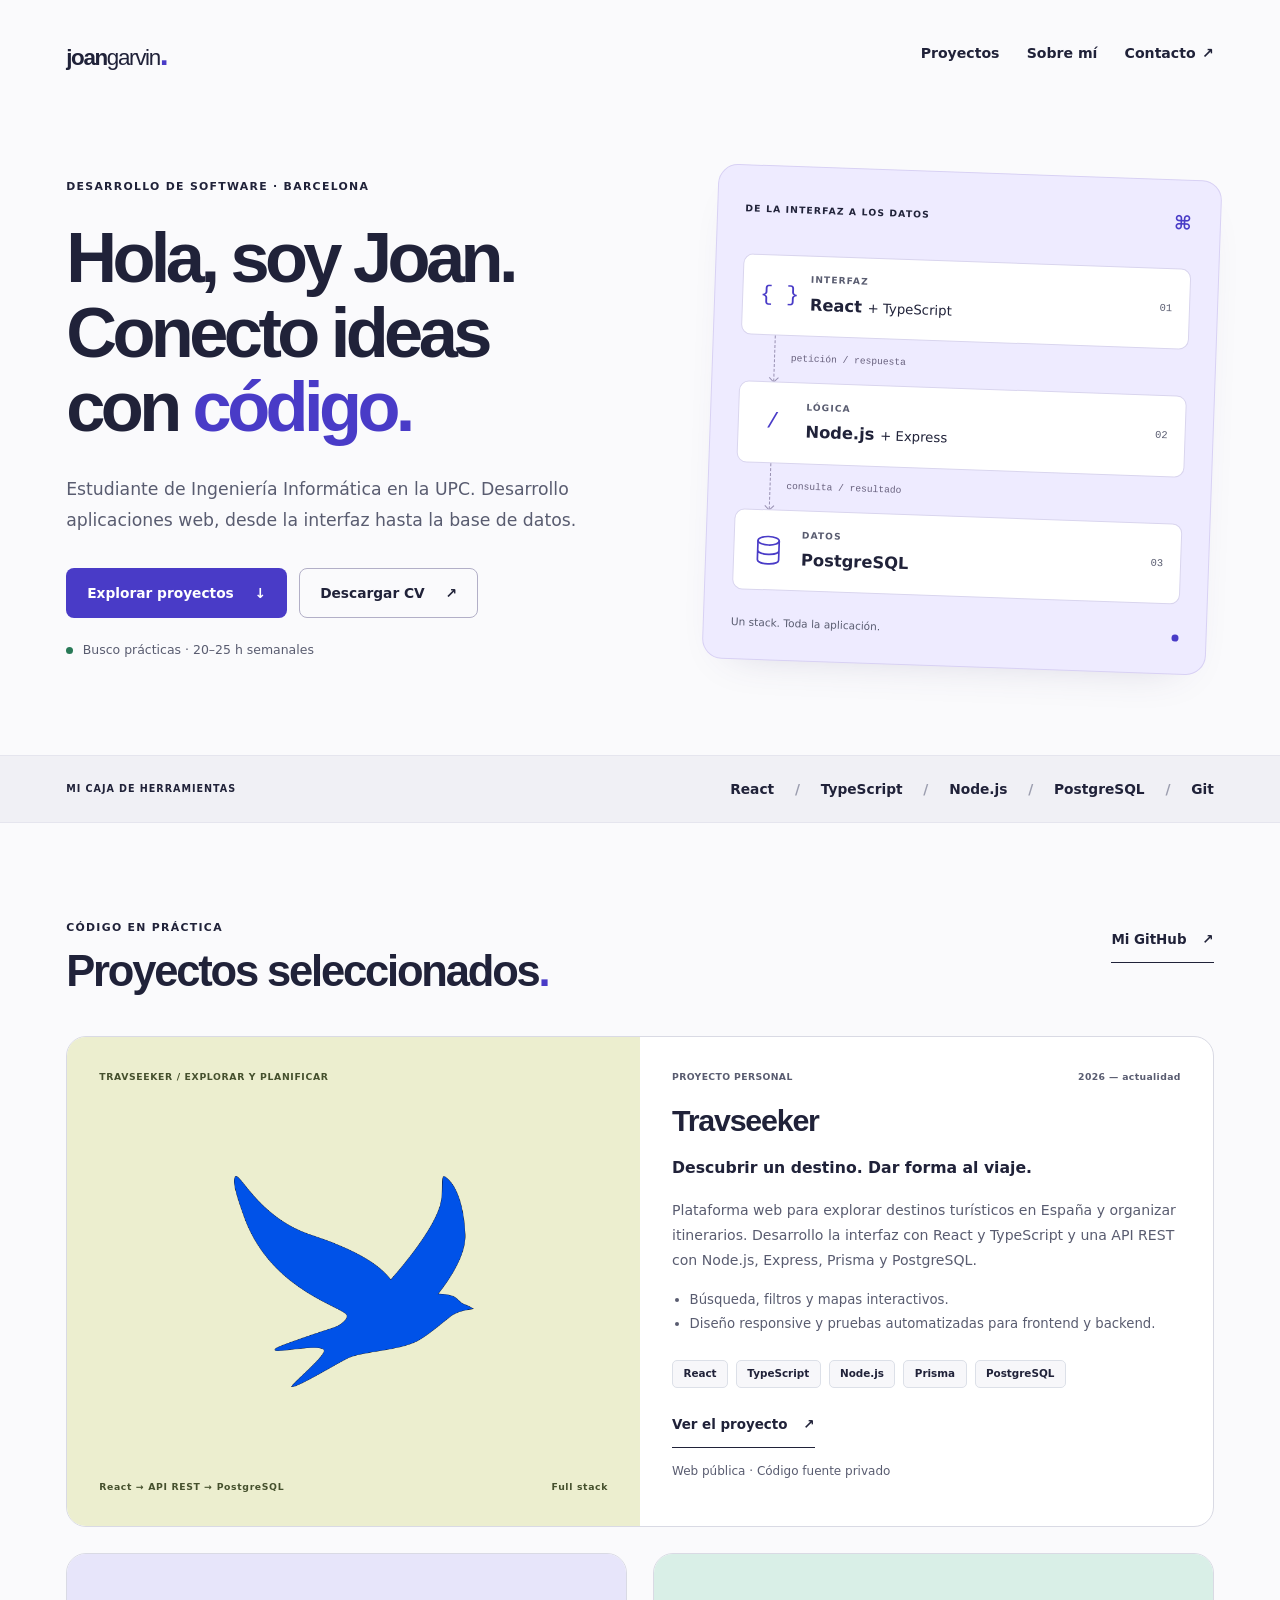
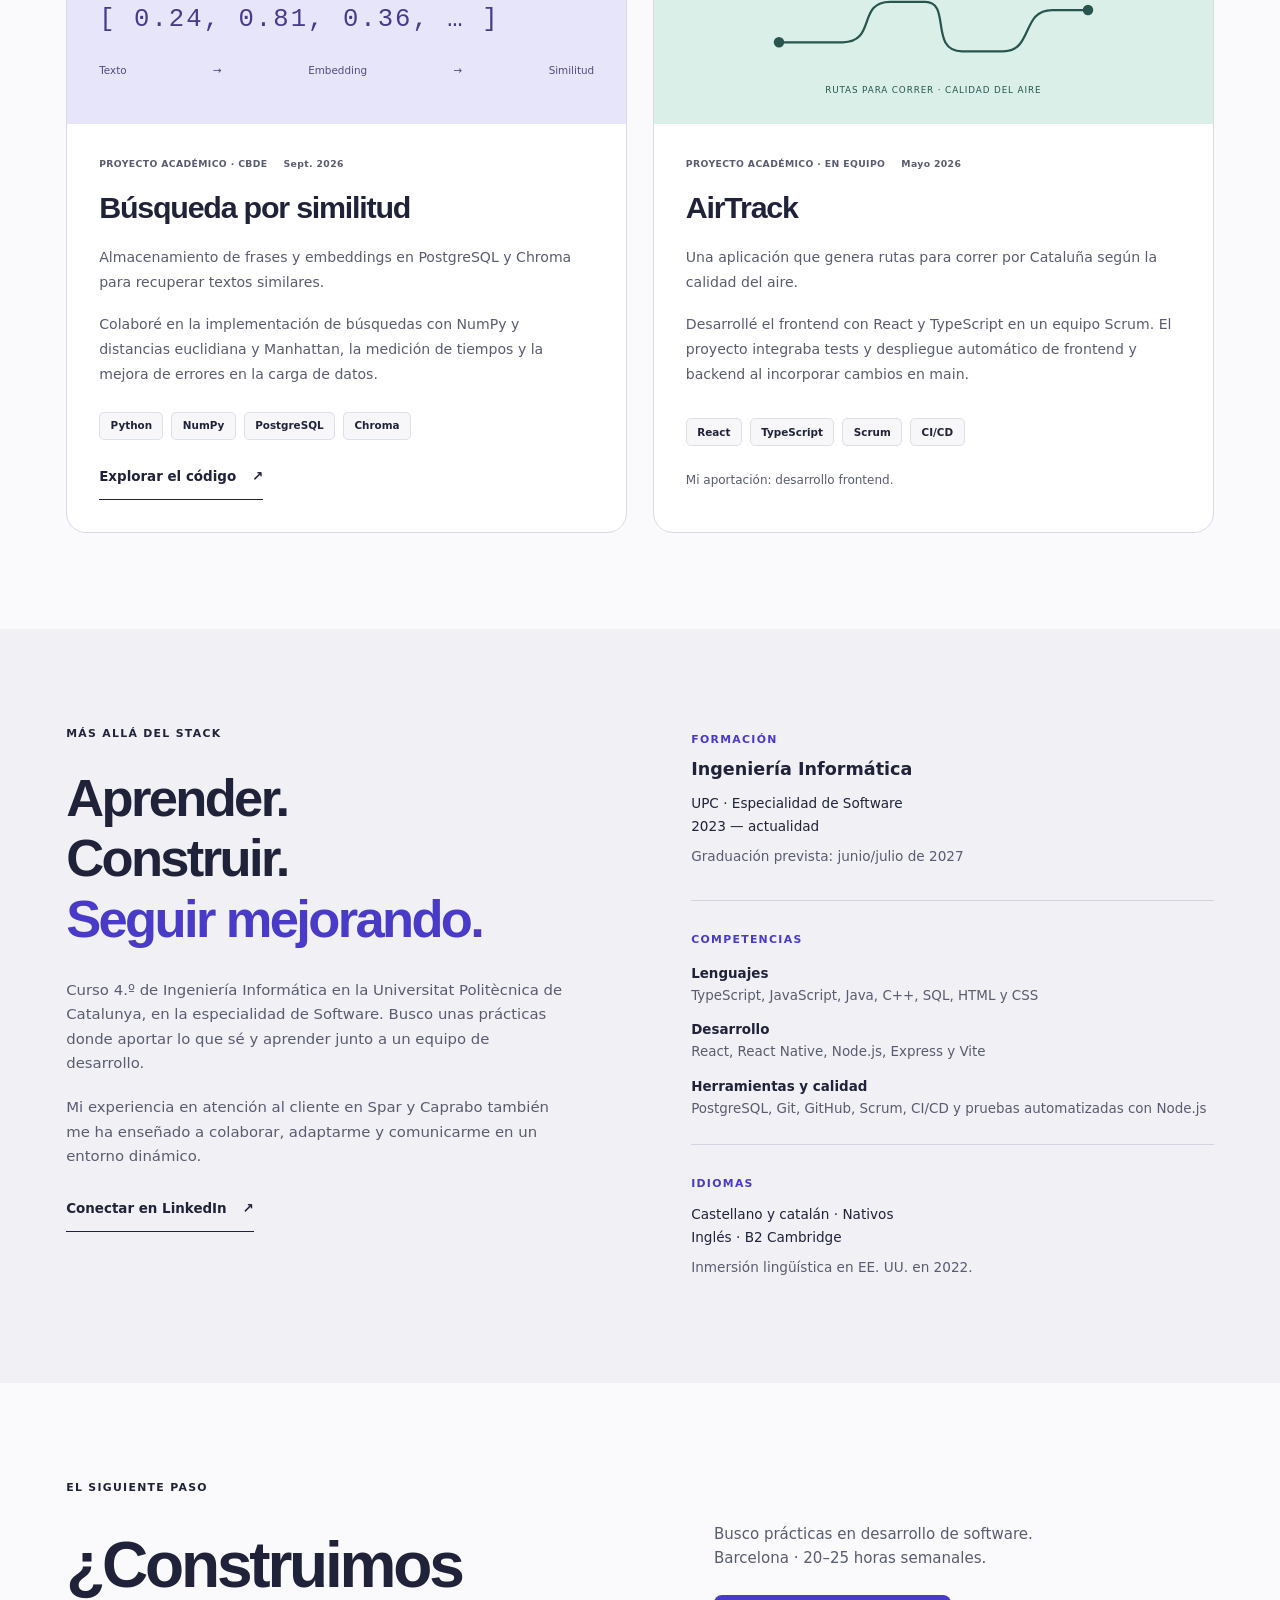
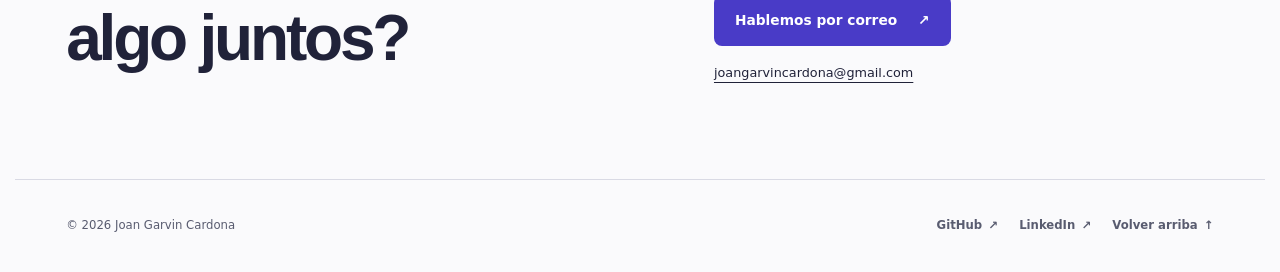
<file: index.html>
<!doctype html>
<html lang="es">
  <head>
    <meta charset="UTF-8" />
    <meta name="viewport" content="width=device-width,initial-scale=1" />
    <meta
      name="description"
      content="Portfolio de Joan Garvin Cardona, estudiante de Ingeniería Informática en la UPC. Proyectos con React, TypeScript, Node.js y PostgreSQL. Prácticas en Barcelona."
    />
    <meta name="theme-color" content="#eeebff" />
    <meta property="og:title" content="Joan Garvin Cardona · Desarrollo de software" />
    <meta
      property="og:description"
      content="De la interfaz a la base de datos. Proyectos, formación y contacto."
    />
    <meta property="og:type" content="website" />
    <meta property="og:url" content="https://joangarvin.github.io/" />
    <title>Joan Garvin Cardona · Desarrollo de software</title>
    <link rel="icon" href="favicon.svg" type="image/svg+xml" />
    <link rel="stylesheet" href="styles.css" />
  </head>
  <body>
    <a class="skip" href="#contenido">Saltar al contenido</a>

    <!-- Site header and navigation -->
    <header class="header wrap">
      <!-- Keep the two name fragments joined in the wordmark. -->
      <!-- prettier-ignore -->
      <a class="wordmark" href="#inicio" aria-label="Joan Garvin, inicio">joan<span>garvin</span><span class="brand-dot">.</span></a>
      <nav aria-label="Principal">
        <a href="#proyectos">Proyectos</a>
        <a href="#sobre-mi">Sobre mí</a>
        <a href="#contacto">
          Contacto
          <span aria-hidden="true">↗</span>
        </a>
      </nav>
    </header>
    <main id="contenido">
      <!-- Introduction and development stack -->
      <section class="hero wrap" id="inicio" aria-labelledby="hero-title">
        <div class="hero-copy">
          <p class="eyebrow">DESARROLLO DE SOFTWARE · BARCELONA</p>
          <h1 id="hero-title">
            Hola, soy Joan.
            <br />
            Conecto ideas
            <br />
            con
            <span>código.</span>
          </h1>
          <p class="intro">
            Estudiante de Ingeniería Informática en la UPC. Desarrollo aplicaciones web, desde la
            interfaz hasta la base de datos.
          </p>
          <div class="actions">
            <a class="button primary" href="#proyectos">
              Explorar proyectos
              <span aria-hidden="true">↓</span>
            </a>
            <a class="button secondary" href="Joan_Garvin_Cardona_CV.pdf" download>
              Descargar CV
              <span aria-hidden="true">↗</span>
            </a>
          </div>
          <p class="availability">
            <span aria-hidden="true"></span>
            Busco prácticas · 20–25 h semanales
          </p>
        </div>
        <div
          class="system"
          aria-label="Mi stack de desarrollo: React y TypeScript en la interfaz, Node.js y Express en la API, PostgreSQL en los datos"
        >
          <div class="system-top">
            <span>DE LA INTERFAZ A LOS DATOS</span>
            <span aria-hidden="true">⌘</span>
          </div>
          <div class="layer layer-front">
            <div class="layer-icon" aria-hidden="true">{ }</div>
            <div>
              <small>INTERFAZ</small>
              <strong>
                React
                <span>+ TypeScript</span>
              </strong>
            </div>
            <span class="layer-index" aria-hidden="true">01</span>
          </div>
          <div class="connector" aria-hidden="true">
            <span></span>
            <small>petición / respuesta</small>
          </div>
          <div class="layer layer-api">
            <div class="layer-icon" aria-hidden="true">/</div>
            <div>
              <small>LÓGICA</small>
              <strong>
                Node.js
                <span>+ Express</span>
              </strong>
            </div>
            <span class="layer-index" aria-hidden="true">02</span>
          </div>
          <div class="connector" aria-hidden="true">
            <span></span>
            <small>consulta / resultado</small>
          </div>
          <div class="layer layer-data">
            <svg
              class="database"
              viewBox="0 0 32 32"
              fill="none"
              stroke="currentColor"
              stroke-width="1.6"
              aria-hidden="true"
            >
              <ellipse cx="16" cy="7" rx="10" ry="4" />
              <path d="M6 7v18c0 5 20 5 20 0V7M6 16c0 5 20 5 20 0" />
            </svg>
            <div>
              <small>DATOS</small>
              <strong>PostgreSQL</strong>
            </div>
            <span class="layer-index" aria-hidden="true">03</span>
          </div>
          <div class="system-bottom">
            <span>Un stack. Toda la aplicación.</span>
            <span class="status-dot" aria-hidden="true"></span>
          </div>
        </div>
      </section>

      <!-- Core technologies -->
      <div class="stack-strip">
        <div class="wrap">
          <span>MI CAJA DE HERRAMIENTAS</span>
          <p>
            React
            <i>/</i>
            TypeScript
            <i>/</i>
            Node.js
            <i>/</i>
            PostgreSQL
            <i>/</i>
            Git
          </p>
        </div>
      </div>

      <!-- Selected projects -->
      <section class="projects wrap section" id="proyectos" aria-labelledby="projects-title">
        <div class="section-heading">
          <div>
            <p class="eyebrow">CÓDIGO EN PRÁCTICA</p>
            <!-- prettier-ignore -->
            <h2 id="projects-title">Proyectos seleccionados<span>.</span></h2>
          </div>
          <a class="text-link" href="https://github.com/joangarvin">
            Mi GitHub
            <span aria-hidden="true">↗</span>
          </a>
        </div>
        <article class="project featured">
          <div class="project-visual travel" aria-label="Travseeker, aplicación web full stack">
            <div class="visual-label">TRAVSEEKER / EXPLORAR Y PLANIFICAR</div>
            <img
              class="project-logo"
              src="assets/travseeker-bird.png"
              alt="Logo de Travseeker: pájaro azul en vuelo"
              width="814"
              height="716"
              loading="lazy"
              decoding="async"
            />
            <div class="visual-footer">
              <span>React → API REST → PostgreSQL</span>
              <span>Full stack</span>
            </div>
          </div>
          <div class="project-content">
            <div class="project-meta">
              <span>PROYECTO PERSONAL</span>
              <span>2026 — actualidad</span>
            </div>
            <h3>Travseeker</h3>
            <p class="project-lead">Descubrir un destino. Dar forma al viaje.</p>
            <p>
              Plataforma web para explorar destinos turísticos en España y organizar itinerarios.
              Desarrollo la interfaz con React y TypeScript y una API REST con Node.js, Express,
              Prisma y PostgreSQL.
            </p>
            <ul class="project-points">
              <li>Búsqueda, filtros y mapas interactivos.</li>
              <li>Diseño responsive y pruebas automatizadas para frontend y backend.</li>
            </ul>
            <ul class="tags" aria-label="Tecnologías de Travseeker">
              <li>React</li>
              <li>TypeScript</li>
              <li>Node.js</li>
              <li>Prisma</li>
              <li>PostgreSQL</li>
            </ul>
            <a class="text-link" href="travseeker.html">
              Ver el proyecto
              <span aria-hidden="true">↗</span>
            </a>
            <p class="project-note">Web pública · Código fuente privado</p>
          </div>
        </article>
        <div class="project-grid">
          <article class="project compact">
            <div class="mini-visual similarity" aria-hidden="true">
              <span class="vector">[ 0.24, 0.81, 0.36, … ]</span>
              <div class="similarity-path">
                <span>Texto</span>
                <span>→</span>
                <span>Embedding</span>
                <span>→</span>
                <span>Similitud</span>
              </div>
            </div>
            <div class="project-content">
              <div class="project-meta">
                <span>PROYECTO ACADÉMICO · CBDE</span>
                <span>Sept. 2026</span>
              </div>
              <h3>Búsqueda por similitud</h3>
              <p>
                Almacenamiento de frases y embeddings en PostgreSQL y Chroma para recuperar textos
                similares.
              </p>
              <p>
                Colaboré en la implementación de búsquedas con NumPy y distancias euclidiana y
                Manhattan, la medición de tiempos y la mejora de errores en la carga de datos.
              </p>
              <ul class="tags" aria-label="Tecnologías de búsqueda por similitud">
                <li>Python</li>
                <li>NumPy</li>
                <li>PostgreSQL</li>
                <li>Chroma</li>
              </ul>
              <a class="text-link" href="https://github.com/joangarvin/CBDE-lab01">
                Explorar el código
                <span aria-hidden="true">↗</span>
              </a>
            </div>
          </article>
          <article class="project compact">
            <div class="mini-visual air" aria-hidden="true">
              <svg viewBox="0 0 460 120" fill="none">
                <path
                  d="M24 83h85c45 0 19-54 63-54h47c35 0 5 66 49 66h55c40 0 24-55 65-55h48"
                  stroke="#28564f"
                  stroke-width="3"
                />
                <circle cx="24" cy="83" r="7" fill="#28564f" />
                <circle cx="436" cy="40" r="7" fill="#28564f" />
              </svg>
              <span>RUTAS PARA CORRER · CALIDAD DEL AIRE</span>
            </div>
            <div class="project-content">
              <div class="project-meta">
                <span>PROYECTO ACADÉMICO · EN EQUIPO</span>
                <span>Mayo 2026</span>
              </div>
              <h3>AirTrack</h3>
              <p>
                Una aplicación que genera rutas para correr por Cataluña según la calidad del aire.
              </p>
              <p>
                Desarrollé el frontend con React y TypeScript en un equipo Scrum. El proyecto
                integraba tests y despliegue automático de frontend y backend al incorporar cambios
                en main.
              </p>
              <ul class="tags" aria-label="Tecnologías de AirTrack">
                <li>React</li>
                <li>TypeScript</li>
                <li>Scrum</li>
                <li>CI/CD</li>
              </ul>
              <p class="project-note">Mi aportación: desarrollo frontend.</p>
            </div>
          </article>
        </div>
      </section>

      <!-- Background, education and skills -->
      <section class="about section" id="sobre-mi" aria-labelledby="about-title">
        <div class="wrap about-grid">
          <div>
            <p class="eyebrow">MÁS ALLÁ DEL STACK</p>
            <h2 id="about-title">
              Aprender.
              <br />
              Construir.
              <br />
              <span>Seguir mejorando.</span>
            </h2>
            <p>
              Curso 4.º de Ingeniería Informática en la Universitat Politècnica de Catalunya, en la
              especialidad de Software. Busco unas prácticas donde aportar lo que sé y aprender
              junto a un equipo de desarrollo.
            </p>
            <p>
              Mi experiencia en atención al cliente en Spar y Caprabo también me ha enseñado a
              colaborar, adaptarme y comunicarme en un entorno dinámico.
            </p>
            <a class="text-link" href="https://www.linkedin.com/in/joangarvincardona/">
              Conectar en LinkedIn
              <span aria-hidden="true">↗</span>
            </a>
          </div>
          <div class="about-details">
            <div class="detail">
              <span class="eyebrow">FORMACIÓN</span>
              <h3>Ingeniería Informática</h3>
              <p>
                UPC · Especialidad de Software
                <br />
                2023 — actualidad
              </p>
              <p class="muted">Graduación prevista: junio/julio de 2027</p>
            </div>
            <div class="detail">
              <span class="eyebrow">COMPETENCIAS</span>
              <dl>
                <dt>Lenguajes</dt>
                <dd>TypeScript, JavaScript, Java, C++, SQL, HTML y CSS</dd>
                <dt>Desarrollo</dt>
                <dd>React, React Native, Node.js, Express y Vite</dd>
                <dt>Herramientas y calidad</dt>
                <dd>PostgreSQL, Git, GitHub, Scrum, CI/CD y pruebas automatizadas con Node.js</dd>
              </dl>
            </div>
            <div class="detail">
              <span class="eyebrow">IDIOMAS</span>
              <p>
                Castellano y catalán · Nativos
                <br />
                Inglés · B2 Cambridge
              </p>
              <p class="muted">Inmersión lingüística en EE. UU. en 2022.</p>
            </div>
          </div>
        </div>
      </section>

      <!-- Professional contact -->
      <section class="contact wrap section" id="contacto" aria-labelledby="contact-title">
        <p class="eyebrow">EL SIGUIENTE PASO</p>
        <div class="contact-row">
          <h2 id="contact-title">
            ¿Construimos
            <br />
            algo juntos?
          </h2>
          <div>
            <p>
              Busco prácticas en desarrollo de software.
              <br />
              Barcelona · 20–25 horas semanales.
            </p>
            <a class="button primary" href="mailto:joangarvincardona@gmail.com">
              Hablemos por correo
              <span aria-hidden="true">↗</span>
            </a>
            <a class="email" href="mailto:joangarvincardona@gmail.com">
              joangarvincardona@gmail.com
            </a>
          </div>
        </div>
      </section>
    </main>
    <!-- Footer and professional profiles -->
    <footer class="footer wrap">
      <p>
        ©
        <span id="year">2026</span>
        Joan Garvin Cardona
      </p>
      <nav aria-label="Redes profesionales">
        <a href="https://github.com/joangarvin">
          GitHub
          <span aria-hidden="true">↗</span>
        </a>
        <a href="https://www.linkedin.com/in/joangarvincardona/">
          LinkedIn
          <span aria-hidden="true">↗</span>
        </a>
        <a href="#inicio">
          Volver arriba
          <span aria-hidden="true">↑</span>
        </a>
      </nav>
    </footer>
    <script src="script.js"></script>
  </body>
</html>
</file>
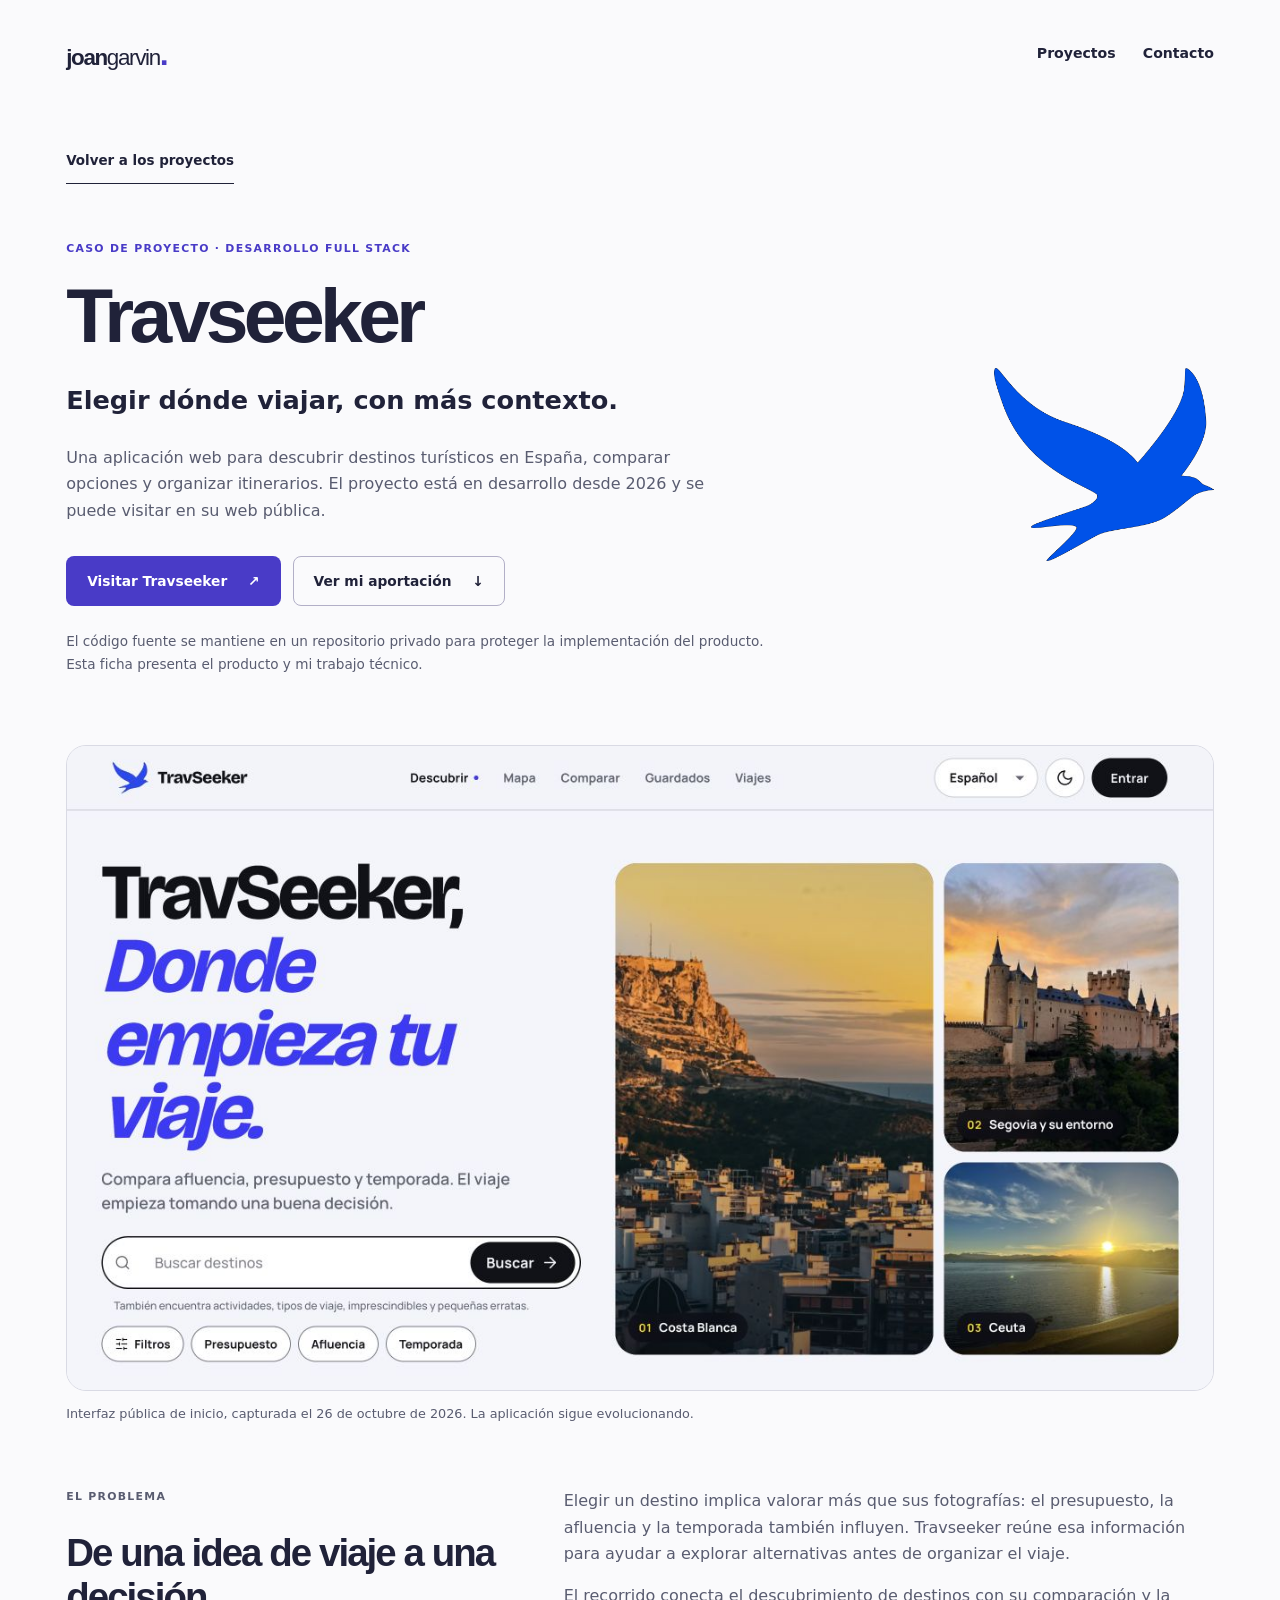
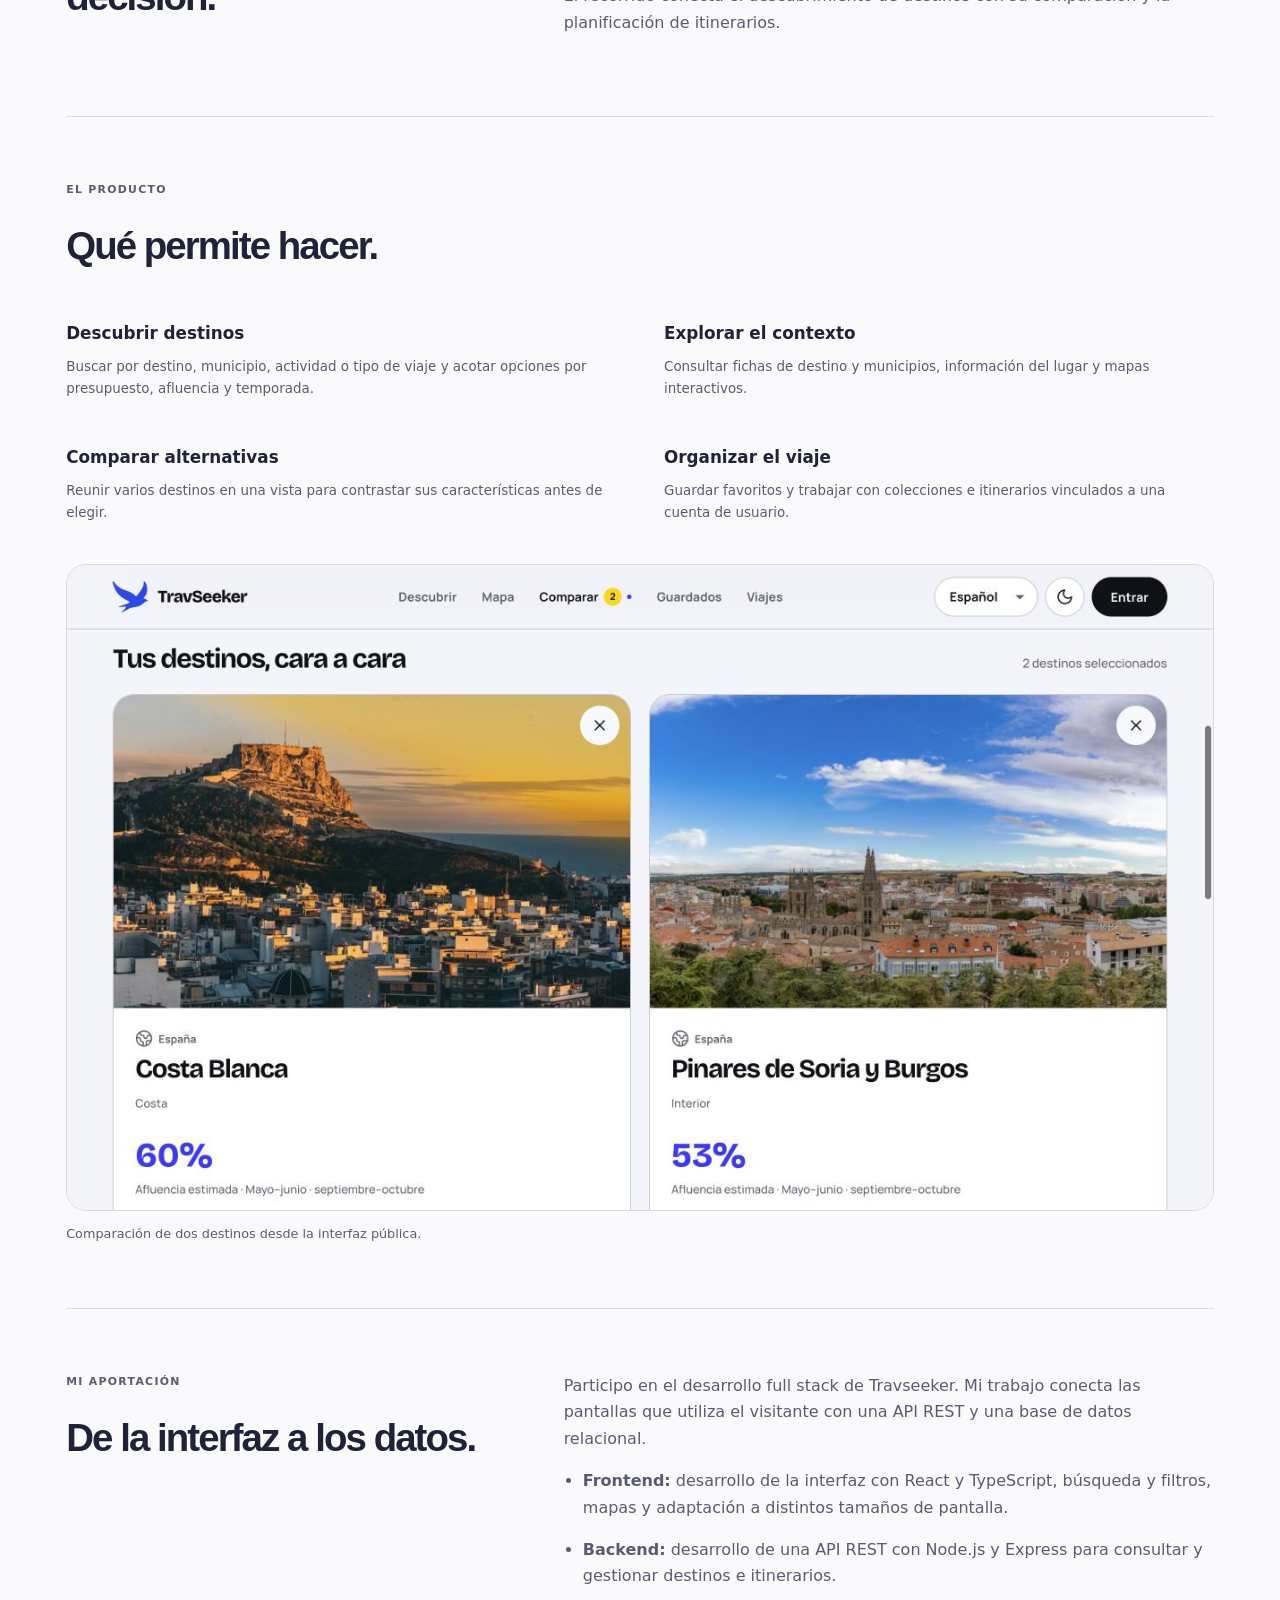
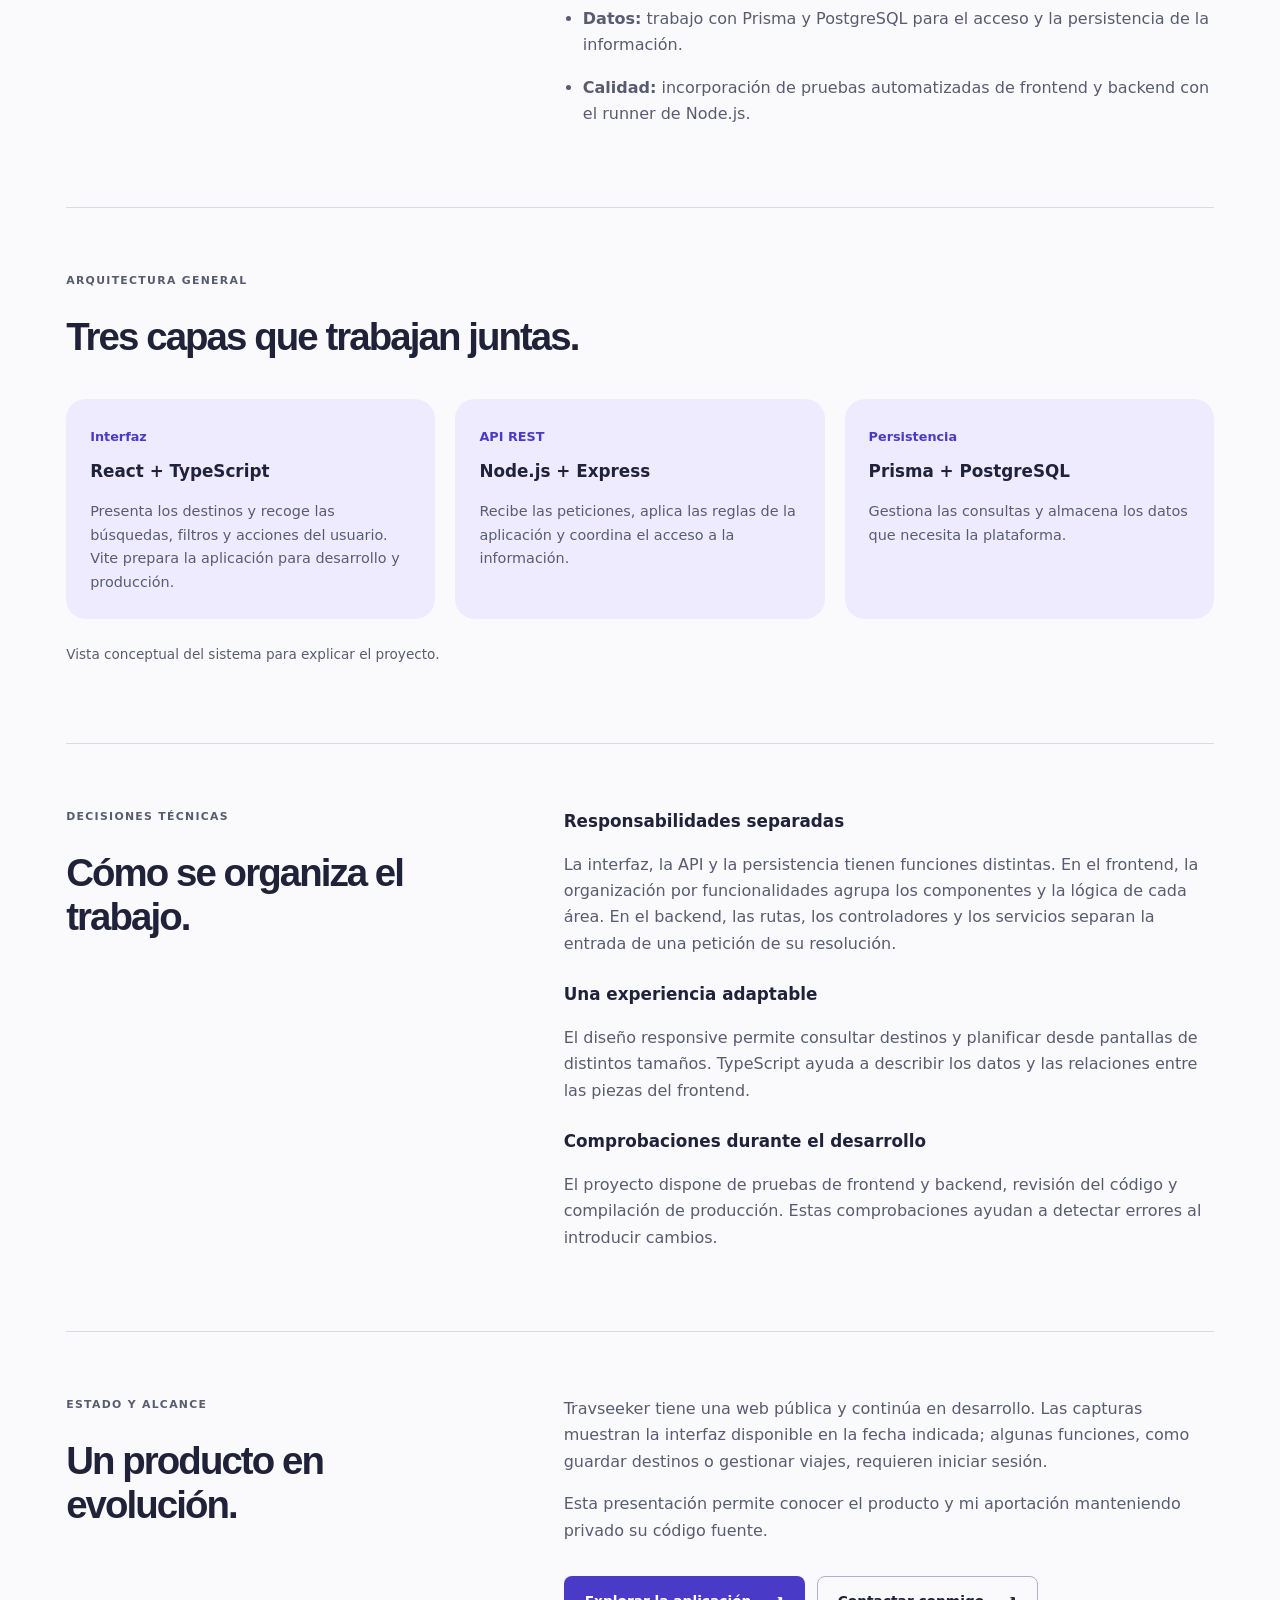
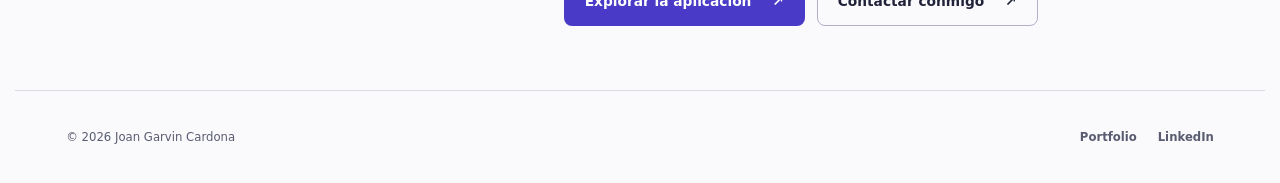
<file: travseeker.html>
<!doctype html>
<html lang="es">
  <head>
    <meta charset="UTF-8" />
    <meta name="viewport" content="width=device-width, initial-scale=1" />
    <title>Travseeker · Proyecto de Joan Garvin Cardona</title>
    <meta
      name="description"
      content="Caso de proyecto de Travseeker: una aplicación web para descubrir destinos y planificar viajes. Mi aportación en React, TypeScript, Node.js y PostgreSQL."
    />
    <meta name="theme-color" content="#eeebff" />
    <meta property="og:title" content="Travseeker · Desarrollo full stack" />
    <meta
      property="og:description"
      content="El producto, mi aportación y la arquitectura general de una plataforma de viajes."
    />
    <meta property="og:type" content="article" />
    <meta property="og:url" content="https://joangarvin.github.io/travseeker.html" />
    <meta property="og:image" content="https://joangarvin.github.io/assets/travseeker-home.png" />
    <link rel="icon" href="favicon.svg" type="image/svg+xml" />
    <link rel="stylesheet" href="styles.css" />
  </head>
  <body>
    <a class="skip" href="#contenido">Saltar al contenido</a>
    <header class="header wrap">
      <!-- prettier-ignore -->
      <a class="wordmark" href="index.html" aria-label="Joan Garvin, inicio">joan<span>garvin</span><span class="brand-dot">.</span></a>
      <nav aria-label="Principal">
        <a href="index.html#proyectos">Proyectos</a>
        <a href="index.html#contacto">Contacto</a>
      </nav>
    </header>
    <main id="contenido" class="case-study wrap">
      <a class="text-link" href="index.html#proyectos">Volver a los proyectos</a>

      <section class="case-intro" aria-labelledby="project-title">
        <div>
          <p class="eyebrow">CASO DE PROYECTO · DESARROLLO FULL STACK</p>
          <h1 id="project-title">Travseeker</h1>
          <p class="case-lead">Elegir dónde viajar, con más contexto.</p>
          <p class="case-summary">
            Una aplicación web para descubrir destinos turísticos en España, comparar opciones y
            organizar itinerarios. El proyecto está en desarrollo desde 2026 y se puede visitar en
            su web pública.
          </p>
          <div class="actions">
            <a class="button primary" href="https://travseeker.com/">
              Visitar Travseeker
              <span aria-hidden="true">↗</span>
            </a>
            <a class="button secondary" href="#mi-aportacion">
              Ver mi aportación
              <span aria-hidden="true">↓</span>
            </a>
          </div>
          <p class="case-access">
            El código fuente se mantiene en un repositorio privado para proteger la implementación
            del producto. Esta ficha presenta el producto y mi trabajo técnico.
          </p>
        </div>
        <img
          class="case-logo"
          src="assets/travseeker-bird.png"
          alt="Logo de Travseeker: pájaro azul en vuelo"
          width="814"
          height="716"
        />
      </section>

      <figure class="case-screenshot">
        <img
          src="assets/travseeker-home.png"
          alt="Inicio de Travseeker con búsqueda de destinos, filtros de presupuesto, afluencia y temporada, y destinos destacados."
          width="1280"
          height="720"
        />
        <figcaption>
          Interfaz pública de inicio, capturada el 26 de octubre de 2026. La aplicación sigue
          evolucionando.
        </figcaption>
      </figure>

      <section class="case-section case-columns" aria-labelledby="context-title">
        <div>
          <p class="eyebrow">EL PROBLEMA</p>
          <h2 id="context-title">De una idea de viaje a una decisión.</h2>
        </div>
        <div>
          <p>
            Elegir un destino implica valorar más que sus fotografías: el presupuesto, la afluencia
            y la temporada también influyen. Travseeker reúne esa información para ayudar a explorar
            alternativas antes de organizar el viaje.
          </p>
          <p>
            El recorrido conecta el descubrimiento de destinos con su comparación y la planificación
            de itinerarios.
          </p>
        </div>
      </section>

      <section class="case-section" aria-labelledby="features-title">
        <p class="eyebrow">EL PRODUCTO</p>
        <h2 id="features-title">Qué permite hacer.</h2>
        <dl class="case-features">
          <div>
            <dt>Descubrir destinos</dt>
            <dd>
              Buscar por destino, municipio, actividad o tipo de viaje y acotar opciones por
              presupuesto, afluencia y temporada.
            </dd>
          </div>
          <div>
            <dt>Explorar el contexto</dt>
            <dd>
              Consultar fichas de destino y municipios, información del lugar y mapas interactivos.
            </dd>
          </div>
          <div>
            <dt>Comparar alternativas</dt>
            <dd>
              Reunir varios destinos en una vista para contrastar sus características antes de
              elegir.
            </dd>
          </div>
          <div>
            <dt>Organizar el viaje</dt>
            <dd>
              Guardar favoritos y trabajar con colecciones e itinerarios vinculados a una cuenta de
              usuario.
            </dd>
          </div>
        </dl>
        <figure class="case-screenshot">
          <img
            src="assets/travseeker-compare.png"
            alt="Comparador de Travseeker con Costa Blanca y Pinares de Soria y Burgos, mostrando información de los destinos en paralelo."
            width="1280"
            height="720"
            loading="lazy"
          />
          <figcaption>Comparación de dos destinos desde la interfaz pública.</figcaption>
        </figure>
      </section>

      <section
        class="case-section case-columns"
        id="mi-aportacion"
        aria-labelledby="contribution-title"
      >
        <div>
          <p class="eyebrow">MI APORTACIÓN</p>
          <h2 id="contribution-title">De la interfaz a los datos.</h2>
        </div>
        <div>
          <p>
            Participo en el desarrollo full stack de Travseeker. Mi trabajo conecta las pantallas
            que utiliza el visitante con una API REST y una base de datos relacional.
          </p>
          <ul class="case-list">
            <li>
              <strong>Frontend:</strong>
              desarrollo de la interfaz con React y TypeScript, búsqueda y filtros, mapas y
              adaptación a distintos tamaños de pantalla.
            </li>
            <li>
              <strong>Backend:</strong>
              desarrollo de una API REST con Node.js y Express para consultar y gestionar destinos e
              itinerarios.
            </li>
            <li>
              <strong>Datos:</strong>
              trabajo con Prisma y PostgreSQL para el acceso y la persistencia de la información.
            </li>
            <li>
              <strong>Calidad:</strong>
              incorporación de pruebas automatizadas de frontend y backend con el runner de Node.js.
            </li>
          </ul>
        </div>
      </section>

      <section class="case-section" aria-labelledby="architecture-title">
        <p class="eyebrow">ARQUITECTURA GENERAL</p>
        <h2 id="architecture-title">Tres capas que trabajan juntas.</h2>
        <ol class="case-architecture">
          <li>
            <span>Interfaz</span>
            <h3>React + TypeScript</h3>
            <p>
              Presenta los destinos y recoge las búsquedas, filtros y acciones del usuario. Vite
              prepara la aplicación para desarrollo y producción.
            </p>
          </li>
          <li>
            <span>API REST</span>
            <h3>Node.js + Express</h3>
            <p>
              Recibe las peticiones, aplica las reglas de la aplicación y coordina el acceso a la
              información.
            </p>
          </li>
          <li>
            <span>Persistencia</span>
            <h3>Prisma + PostgreSQL</h3>
            <p>Gestiona las consultas y almacena los datos que necesita la plataforma.</p>
          </li>
        </ol>
        <p class="case-access">Vista conceptual del sistema para explicar el proyecto.</p>
      </section>

      <section class="case-section case-columns" aria-labelledby="decisions-title">
        <div>
          <p class="eyebrow">DECISIONES TÉCNICAS</p>
          <h2 id="decisions-title">Cómo se organiza el trabajo.</h2>
        </div>
        <div>
          <h3>Responsabilidades separadas</h3>
          <p>
            La interfaz, la API y la persistencia tienen funciones distintas. En el frontend, la
            organización por funcionalidades agrupa los componentes y la lógica de cada área. En el
            backend, las rutas, los controladores y los servicios separan la entrada de una petición
            de su resolución.
          </p>
          <h3>Una experiencia adaptable</h3>
          <p>
            El diseño responsive permite consultar destinos y planificar desde pantallas de
            distintos tamaños. TypeScript ayuda a describir los datos y las relaciones entre las
            piezas del frontend.
          </p>
          <h3>Comprobaciones durante el desarrollo</h3>
          <p>
            El proyecto dispone de pruebas de frontend y backend, revisión del código y compilación
            de producción. Estas comprobaciones ayudan a detectar errores al introducir cambios.
          </p>
        </div>
      </section>

      <section class="case-section case-columns" aria-labelledby="status-title">
        <div>
          <p class="eyebrow">ESTADO Y ALCANCE</p>
          <h2 id="status-title">Un producto en evolución.</h2>
        </div>
        <div>
          <p>
            Travseeker tiene una web pública y continúa en desarrollo. Las capturas muestran la
            interfaz disponible en la fecha indicada; algunas funciones, como guardar destinos o
            gestionar viajes, requieren iniciar sesión.
          </p>
          <p>
            Esta presentación permite conocer el producto y mi aportación manteniendo privado su
            código fuente.
          </p>
          <div class="actions">
            <a class="button primary" href="https://travseeker.com/">
              Explorar la aplicación
              <span aria-hidden="true">↗</span>
            </a>
            <a class="button secondary" href="index.html#contacto">
              Contactar conmigo
              <span aria-hidden="true">↗</span>
            </a>
          </div>
        </div>
      </section>
    </main>
    <footer class="footer wrap">
      <p>
        ©
        <span id="year">2026</span>
        Joan Garvin Cardona
      </p>
      <nav aria-label="Más información">
        <a href="index.html">Portfolio</a>
        <a href="https://www.linkedin.com/in/joangarvincardona/">LinkedIn</a>
      </nav>
    </footer>
    <script src="script.js"></script>
  </body>
</html>
</file>
<file: styles.css>
/* Design tokens */
:root {
  --color-background: #fafafc;
  --color-text: #202239;
  --color-text-muted: #595c70;
  --color-accent: #493bc7;
  --color-lilac: #eeebff;
  --color-border: #d9dae4;
  --color-mint: #d9efe7;
  --card-radius: 20px;
  --page-gutter: clamp(1.25rem, 4vw, 4rem);
  --font-heading: "Trebuchet MS", "Arial", sans-serif;
  --font-body: system-ui, -apple-system, BlinkMacSystemFont, "Segoe UI", sans-serif;
}

/* Base styles and accessibility */
* {
  box-sizing: border-box;
}

html {
  scroll-behavior: smooth;
  scroll-padding-top: 2rem;
}

body {
  margin: 0;
  background: var(--color-background);
  color: var(--color-text);
  font-family: var(--font-body);
  font-size: 1rem;
  line-height: 1.65;
}

a {
  color: inherit;
  text-underline-offset: 5px;
}

a:focus-visible,
button:focus-visible {
  outline: 3px solid var(--color-accent);
  outline-offset: 5px;
}

::selection {
  background: #d4ccff;
  color: var(--color-text);
}

/* Shared layout and navigation */
.wrap {
  max-width: 1250px;
  margin-inline: auto;
  padding-inline: var(--page-gutter);
}

.skip {
  position: absolute;
  left: 1rem;
  top: -100px;
  background: var(--color-text);
  color: white;
  padding: 1rem;
  z-index: 20;
}

.skip:focus {
  top: 1rem;
}

.header {
  min-height: 108px;
  display: flex;
  align-items: center;
  justify-content: space-between;
  gap: 1.5rem;
}

.wordmark {
  font-family: var(--font-heading);
  font-size: 1.4rem;
  font-weight: bold;
  letter-spacing: -0.06em;
  text-decoration: none;
}

.wordmark > span:first-child {
  font-weight: 400;
}

.brand-dot {
  color: var(--color-accent);
  font-size: 2rem;
}

.header nav,
.footer nav {
  display: flex;
  gap: 1.7rem;
  align-items: center;
}

nav a {
  display: inline-flex;
  align-items: center;
  min-height: 44px;
  text-decoration: none;
  font-size: 0.88rem;
  font-weight: 550;
  gap: 0.4rem;
}

nav a:hover {
  color: var(--color-accent);
}

/* Hero */
.hero {
  display: grid;
  grid-template-columns: 1.15fr 1fr;
  gap: clamp(2rem, 5vw, 5rem);
  align-items: center;
  padding-top: 4rem;
  padding-bottom: 5.5rem;
}

.eyebrow {
  font-size: 0.68rem;
  font-weight: 750;
  letter-spacing: 0.12em;
  line-height: 1.6;
  margin: 0 0 1.6rem;
}

.hero h1 {
  font-family: var(--font-heading);
  font-size: clamp(3.1rem, 5.5vw, 5.2rem);
  font-weight: 700;
  line-height: 1.06;
  letter-spacing: -0.065em;
  margin: 0 0 1.8rem;
}

.hero h1 span {
  color: var(--color-accent);
}

.intro {
  max-width: 32rem;
  color: var(--color-text-muted);
  font-size: 1.08rem;
  line-height: 1.8;
}

.actions {
  display: flex;
  flex-wrap: wrap;
  gap: 0.75rem;
  margin-top: 2rem;
}

.button {
  min-height: 48px;
  padding: 0.8rem 1.25rem;
  border: 1px solid transparent;
  border-radius: 8px;
  display: inline-flex;
  align-items: center;
  justify-content: center;
  gap: 1.3rem;
  font-size: 0.86rem;
  font-weight: 650;
  text-decoration: none;
  white-space: nowrap;
  flex-shrink: 0;
  transition:
    background 0.18s ease-out,
    transform 0.18s ease-out;
}

.primary {
  background: var(--color-accent);
  color: white;
}

.primary:hover {
  background: #352997;
  transform: translateY(-2px);
}

.secondary {
  border-color: #b2afc7;
  background: transparent;
}

.secondary:hover {
  background: var(--color-lilac);
}

.availability {
  font-size: 0.78rem;
  color: var(--color-text-muted);
  display: flex;
  align-items: center;
  gap: 0.6rem;
  margin: 1.4rem 0 0;
}

.availability > span {
  width: 7px;
  height: 7px;
  background: #287957;
  border-radius: 100%;
}

/* Stack diagram: interface, API and data */
.system {
  background: var(--color-lilac);
  border: 1px solid #d8d1f4;
  border-radius: var(--card-radius);
  padding: 1.7rem;
  transform: rotate(2deg);
  box-shadow: 0 18px 45px -30px #49417644;
}

.system-top {
  display: flex;
  justify-content: space-between;
  align-items: center;
  padding-bottom: 1.8rem;
  font-size: 0.58rem;
  font-weight: 750;
  letter-spacing: 0.12em;
}

.system-top > span:last-child {
  font-size: 1.2rem;
  color: var(--color-accent);
}

.layer {
  background: #fff;
  border: 1px solid #d9d5ee;
  border-radius: 10px;
  padding: 1.05rem;
  display: flex;
  gap: 1rem;
  align-items: center;
  position: relative;
}

.layer small {
  display: block;
  font-size: 0.57rem;
  font-weight: 750;
  letter-spacing: 0.12em;
  color: var(--color-text-muted);
  margin-bottom: 0.25rem;
}

.layer strong {
  font-size: 1.02rem;
  font-weight: 650;
}

.layer strong span {
  font-weight: 400;
  font-size: 0.83rem;
}

.layer-icon {
  font-family: monospace;
  font-size: 1.35rem;
  width: 34px;
  flex-shrink: 0;
  color: var(--color-accent);
  text-align: center;
  white-space: nowrap;
}

.layer-index {
  margin-left: auto;
  font-family: monospace;
  font-size: 0.65rem;
  color: var(--color-text-muted);
}

.database {
  width: 34px;
  height: 34px;
  flex-shrink: 0;
  color: var(--color-accent);
}

.connector {
  height: 46px;
  display: flex;
  align-items: center;
  gap: 1rem;
  padding-left: 2.1rem;
  color: #68617e;
}

.connector > span {
  height: 100%;
  border-left: 1px dashed #9890b2;
  position: relative;
}

.connector > span:after {
  content: "";
  position: absolute;
  bottom: 0;
  left: -4px;
  width: 6px;
  height: 6px;
  border-bottom: 1px solid #9890b2;
  border-right: 1px solid #9890b2;
  transform: rotate(45deg);
}

.connector small {
  font-family: monospace;
  font-size: 0.6rem;
}

.system-bottom {
  display: flex;
  justify-content: space-between;
  align-items: center;
  padding-top: 1.5rem;
  font-size: 0.66rem;
  color: var(--color-text-muted);
}

.status-dot {
  width: 7px;
  height: 7px;
  background: var(--color-accent);
  border-radius: 50%;
}

/* Technology strip */
.stack-strip {
  background: #f0f0f5;
  border-block: 1px solid #e5e5ee;
}

.stack-strip > .wrap {
  display: flex;
  justify-content: space-between;
  align-items: center;
  gap: 2rem;
  padding-block: 1.35rem;
}

.stack-strip span {
  font-size: 0.6rem;
  letter-spacing: 0.1em;
  font-weight: 700;
}

.stack-strip p {
  font-size: 0.86rem;
  margin: 0;
  font-weight: 550;
}

.stack-strip i {
  font-style: normal;
  color: #9c9eaf;
  margin-inline: 1rem;
}

/* Shared section headings and links */
.section {
  padding-block: 6rem;
}

.section-heading {
  display: flex;
  justify-content: space-between;
  align-items: flex-end;
  gap: 2rem;
  margin-bottom: 2.5rem;
}

.section-heading .eyebrow {
  margin-bottom: 0.6rem;
}

h2 {
  font-family: var(--font-heading);
  font-size: clamp(2.1rem, 3.4vw, 3.2rem);
  line-height: 1.15;
  letter-spacing: -0.05em;
  margin: 0;
}

h2 > span {
  color: var(--color-accent);
}

.text-link {
  display: inline-flex;
  align-items: center;
  gap: 1rem;
  font-size: 0.84rem;
  font-weight: 650;
  min-height: 44px;
  text-decoration: none;
  border-bottom: 1px solid currentColor;
  white-space: nowrap;
  align-self: flex-start;
}

.text-link:hover {
  color: var(--color-accent);
}

/* Project cards */
.project {
  border: 1px solid var(--color-border);
  border-radius: var(--card-radius);
  overflow: hidden;
  background: white;
}

.featured {
  display: grid;
  grid-template-columns: 1fr 1fr;
  margin-bottom: 1.6rem;
}

.project-visual {
  display: flex;
  flex-direction: column;
  justify-content: space-between;
  padding: 2rem;
  min-height: 420px;
}

.travel {
  background: #eceecf;
}

.visual-label,
.visual-footer {
  font-size: 0.58rem;
  letter-spacing: 0.07em;
  font-weight: 650;
  color: #45502d;
}

.visual-footer {
  display: flex;
  justify-content: space-between;
  gap: 1rem;
}

.project-logo {
  display: block;
  width: min(100%, 240px);
  height: auto;
  margin: 1rem auto;
}

.project-content {
  padding: 2rem;
}

.project-meta {
  display: flex;
  justify-content: space-between;
  gap: 1rem;
  color: var(--color-text-muted);
  font-size: 0.58rem;
  font-weight: 650;
  letter-spacing: 0.04em;
}

.project h3 {
  font-family: var(--font-heading);
  font-size: 1.9rem;
  letter-spacing: -0.04em;
  line-height: 1.2;
  margin: 1.1rem 0 0.75rem;
}

.project p {
  font-size: 0.88rem;
  color: var(--color-text-muted);
  line-height: 1.8;
}

.project .project-lead {
  font-weight: 600;
  color: var(--color-text);
  font-size: 0.98rem;
}

.project-points {
  padding-left: 1.1rem;
  font-size: 0.83rem;
  color: var(--color-text-muted);
  line-height: 1.8;
}

.tags {
  list-style: none;
  display: flex;
  flex-wrap: wrap;
  gap: 0.5rem;
  margin: 1.5rem 0 1rem;
  padding: 0;
}

.tags li {
  font-size: 0.65rem;
  font-weight: 550;
  border: 1px solid #dce0e8;
  background: #f7f7fa;
  padding: 0.28rem 0.65rem;
  border-radius: 5px;
}

.project-grid {
  display: grid;
  grid-template-columns: 1fr 1fr;
  gap: 1.6rem;
}

.compact {
  display: flex;
  flex-direction: column;
}

.compact .project-content {
  flex: 1;
  display: flex;
  flex-direction: column;
  align-items: flex-start;
}

.compact .project-content > p {
  margin: 0.5rem 0;
}

.compact .tags {
  margin-top: auto;
  padding-top: 1rem;
}

.mini-visual {
  height: 170px;
  padding: 1.6rem 2rem;
}

.similarity {
  background: #e7e5fa;
  display: flex;
  flex-direction: column;
  justify-content: center;
  gap: 1.3rem;
}

.vector {
  font-family: monospace;
  font-size: clamp(1.1rem, 2vw, 1.6rem);
  letter-spacing: 0.08em;
  color: #493b8a;
}

.similarity-path {
  display: flex;
  justify-content: space-between;
  gap: 0.5rem;
  font-size: 0.65rem;
  color: #554a7f;
}

.air {
  background: var(--color-mint);
  display: flex;
  flex-direction: column;
  align-items: center;
  justify-content: center;
  gap: 0.8rem;
}

.air svg {
  width: 100%;
  max-height: 90px;
}

.air > span {
  font-size: 0.55rem;
  letter-spacing: 0.1em;
  color: #28564f;
}

.project .project-note {
  font-size: 0.75rem;
  margin-top: 0.8rem;
}

/* About and education */
.about {
  background: #f0f0f5;
}

.about-grid {
  display: grid;
  grid-template-columns: 1fr 1fr;
  gap: clamp(3rem, 8vw, 8rem);
}

.about h2 {
  font-size: clamp(2.5rem, 4.1vw, 3.8rem);
  margin-bottom: 1.8rem;
}

.about-grid > div:first-child > p:not(.eyebrow) {
  color: var(--color-text-muted);
  font-size: 0.93rem;
  max-width: 31rem;
  margin: 1.2rem 0;
}

.detail {
  border-bottom: 1px solid #d2d4df;
  padding-bottom: 1.5rem;
  margin-bottom: 1.5rem;
}

.detail:last-child {
  margin: 0;
  border: 0;
  padding: 0;
}

.detail .eyebrow {
  margin-bottom: 0.7rem;
  color: var(--color-accent);
}

.detail h3 {
  font-size: 1.1rem;
  margin: 0.25rem 0;
}

.detail p {
  font-size: 0.85rem;
  margin: 0.5rem 0;
}

.muted {
  color: var(--color-text-muted);
}

dl {
  margin: 0;
  font-size: 0.84rem;
}

dt {
  font-weight: 650;
  margin-top: 0.75rem;
}

dd {
  margin: 0;
  color: var(--color-text-muted);
}

/* Contact */
.contact-row {
  display: grid;
  grid-template-columns: 1.2fr 1fr;
  gap: 3rem;
  align-items: center;
}

.contact h2 {
  font-size: clamp(2.8rem, 5vw, 4.5rem);
}

.contact-row p {
  color: var(--color-text-muted);
  font-size: 0.94rem;
  margin: 0 0 1.5rem;
}

.email {
  display: block;
  width: fit-content;
  margin-top: 1rem;
  font-size: 0.8rem;
  overflow-wrap: anywhere;
}

/* Footer */
.footer {
  border-top: 1px solid var(--color-border);
  padding-block: 1.5rem;
  display: flex;
  justify-content: space-between;
  align-items: center;
  gap: 1rem;
  color: var(--color-text-muted);
}

.footer p,
.footer nav a {
  font-size: 0.73rem;
}

.footer nav {
  gap: 1.3rem;
}

/* Wide screens */
@media (min-width: 1450px) {
  .hero {
    padding-top: 5rem;
    padding-bottom: 7rem;
  }
}

/* Tablets */
@media (max-width: 850px) {
  .hero {
    gap: 2rem;
    grid-template-columns: 1fr 1fr;
  }

  .hero h1 {
    font-size: 3.3rem;
  }

  .system {
    padding: 1rem;
  }

  .layer {
    padding: 0.8rem;
    gap: 0.6rem;
  }

  .layer strong {
    font-size: 0.87rem;
  }

  .layer strong span {
    display: block;
    font-size: 0.72rem;
  }

  .stack-strip > .wrap {
    flex-direction: column;
    gap: 0.5rem;
  }

  .project-content {
    padding: 1.5rem;
  }

  .project-visual {
    padding: 1.5rem;
  }

  .visual-footer {
    flex-direction: column;
  }

  .featured {
    grid-template-columns: 1fr;
  }

  .project-visual {
    min-height: 270px;
  }

  .section {
    padding-block: 4rem;
  }

  .project-meta {
    flex-wrap: wrap;
    gap: 0.25rem;
  }

  .about-grid {
    gap: 3rem;
  }

  .header nav {
    gap: 1rem;
  }

  .system-top {
    letter-spacing: 0.04em;
  }
}

/* Narrow screens: stack columns and allow navigation to wrap */
@media (max-width: 760px) {
  .header {
    min-height: 88px;
    flex-wrap: wrap;
    gap: 0;
    padding-block: 0.5rem;
  }

  .header nav {
    gap: 1rem;
  }

  .header nav a {
    font-size: 0.74rem;
  }

  .wordmark {
    font-size: 1.2rem;
  }

  .hero {
    grid-template-columns: 1fr;
    padding-top: 2.5rem;
    padding-bottom: 3rem;
    gap: 3rem;
  }

  .hero h1 {
    font-size: clamp(3rem, 12vw, 4rem);
  }

  .intro {
    font-size: 1rem;
  }

  .system {
    transform: none;
    max-width: 450px;
    padding: 1.4rem;
  }

  .layer strong span {
    display: inline;
  }

  .layer {
    padding: 1rem;
  }

  .layer strong {
    font-size: 1rem;
  }

  .layer strong span {
    font-size: 0.8rem;
  }

  .stack-strip p {
    font-size: 0.68rem;
    line-height: 2;
  }

  .stack-strip i {
    margin-inline: 0.3rem;
  }

  .section-heading {
    align-items: flex-start;
    flex-direction: column;
    gap: 1rem;
  }

  h2 {
    font-size: 2.2rem;
  }

  .project-grid,
  .about-grid,
  .contact-row {
    grid-template-columns: 1fr;
  }

  .project-visual {
    min-height: 240px;
  }

  .mini-visual {
    height: 150px;
  }

  .project-content {
    padding: 1.5rem;
  }

  .project h3 {
    font-size: 1.7rem;
  }

  .project-meta {
    font-size: 0.55rem;
  }

  .section {
    padding-block: 3.5rem;
  }

  .contact-row {
    gap: 1.8rem;
  }

  .contact h2 {
    font-size: 3rem;
  }

  .footer {
    align-items: flex-start;
    flex-direction: column;
    gap: 0.2rem;
  }

  .footer nav {
    gap: 1.1rem;
    flex-wrap: wrap;
  }

  .eyebrow {
    font-size: 0.6rem;
  }

  .about h2 {
    font-size: 2.7rem;
  }

  .actions {
    gap: 0.5rem;
  }

  .button {
    font-size: 0.78rem;
    padding: 0.8rem 1rem;
    gap: 0.8rem;
  }
}

/* Respect reduced-motion preferences */
@media (prefers-reduced-motion: reduce) {
  html {
    scroll-behavior: auto;
  }

  *,
  *:before,
  *:after {
    transition: none !important;
    animation: none !important;
  }
}

/* Travseeker project case study */
.case-study {
  padding-top: 2rem;
}

.case-intro {
  display: grid;
  grid-template-columns: minmax(0, 1fr) 220px;
  align-items: center;
  gap: 4rem;
  padding-block: 3.5rem;
}

.case-intro h1 {
  margin: 0;
  font-family: var(--font-heading);
  font-size: clamp(3rem, 6vw, 5rem);
  line-height: 1.1;
  letter-spacing: -0.06em;
}

.case-intro .eyebrow {
  color: var(--color-accent);
  margin-bottom: 1rem;
}

.case-lead {
  font-size: clamp(1.25rem, 2vw, 1.65rem);
  font-weight: 600;
  line-height: 1.4;
}

.case-summary {
  max-width: 42rem;
  color: var(--color-text-muted);
}

.case-access {
  margin-top: 1.5rem;
  color: var(--color-text-muted);
  font-size: 0.85rem;
  max-width: 44rem;
}

.case-logo {
  display: block;
  width: 100%;
  height: auto;
}

.case-screenshot {
  margin: 0;
}

.case-screenshot img {
  display: block;
  width: 100%;
  height: auto;
  border: 1px solid var(--color-border);
  border-radius: var(--card-radius);
}

.case-screenshot figcaption {
  margin-top: 0.75rem;
  color: var(--color-text-muted);
  font-size: 0.8rem;
}

.case-section {
  border-bottom: 1px solid var(--color-border);
  padding-block: 4rem;
}

.case-section:last-child {
  border-bottom: 0;
}

.case-section h2 {
  font-size: clamp(1.8rem, 3vw, 2.5rem);
}

.case-section h3 {
  margin: 1.5rem 0 0.5rem;
  font-size: 1.05rem;
}

.case-section p {
  color: var(--color-text-muted);
}

.case-columns {
  display: grid;
  grid-template-columns: minmax(0, 0.8fr) minmax(0, 1.2fr);
  gap: 4rem;
}

.case-columns > div > :first-child {
  margin-top: 0;
}

.case-features {
  display: grid;
  grid-template-columns: repeat(2, minmax(0, 1fr));
  gap: 2rem 3rem;
  margin-block: 2.5rem;
}

.case-features dt {
  font-size: 1.05rem;
}

.case-features dd {
  margin-top: 0.5rem;
}

.case-list {
  padding-left: 1.2rem;
  color: var(--color-text-muted);
}

.case-list li + li {
  margin-top: 1rem;
}

.case-architecture {
  display: grid;
  grid-template-columns: repeat(3, minmax(0, 1fr));
  gap: 1.25rem;
  padding: 0;
  margin: 2.5rem 0 0;
  list-style: none;
}

.case-architecture li {
  background: var(--color-lilac);
  border-radius: var(--card-radius);
  padding: 1.5rem;
}

.case-architecture span {
  color: var(--color-accent);
  font-size: 0.8rem;
  font-weight: 600;
}

.case-architecture h3 {
  margin-top: 0.5rem;
}

.case-architecture p {
  font-size: 0.9rem;
  margin-bottom: 0;
}

@media (max-width: 760px) {
  .case-intro {
    grid-template-columns: minmax(0, 1fr);
    gap: 2rem;
    padding-block: 2.5rem;
  }

  .case-logo {
    width: 120px;
  }

  .case-columns,
  .case-features,
  .case-architecture {
    grid-template-columns: minmax(0, 1fr);
    gap: 1.5rem;
  }

  .case-section {
    padding-block: 2.5rem;
  }
}
</file>
